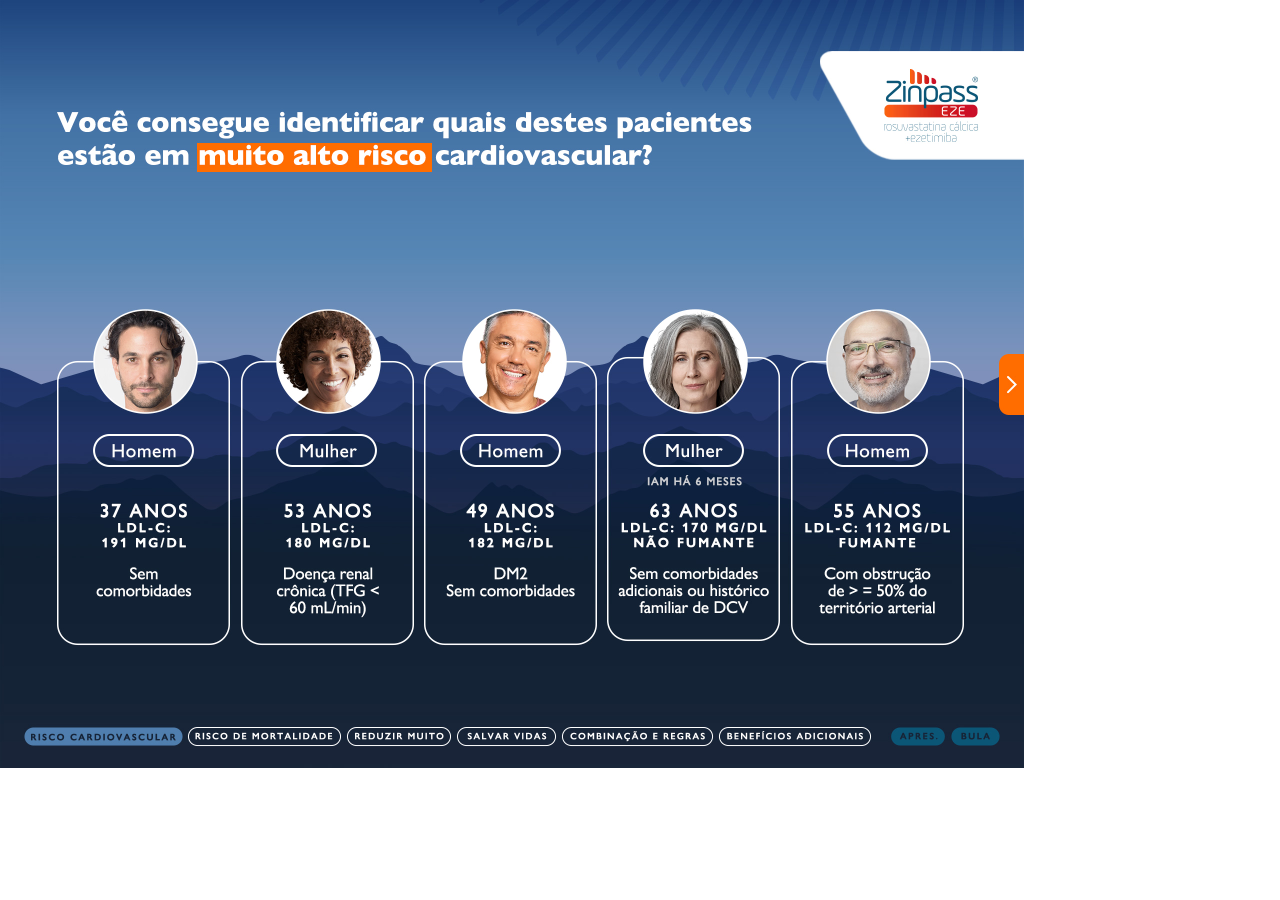
<file: 02/index.html>
<!DOCTYPE html>
<html lang="pt-br">
  <head>
    <meta charset="utf-8" />
    <meta
      id="viewport"
      name="viewport"
      content="width=device-width, height=device-height"
    />
    <meta name="apple-mobile-web-app-capable" content="yes" />
    <meta
      name="apple-mobile-web-app-status-bar-style"
      content="black-translucent"
    />
    <meta name="format-detection" content="telephone=no" />
    <title>02</title>
    <link rel="stylesheet" href="css/css.css" />
  </head>
  <body>
    <section id="fundo">
      <img id="img2" class="hide" src="images/fundo2.jpg" alt="fundo2" />
      <img id="img3" class="hide" src="images/fundo3.jpg" alt="fundo3" />
      <img id="img4" class="hide" src="images/fundo4.jpg" alt="fundo4" />

      <button id="goToPage2"></button>
      <button id="goToPage3"></button>
      <button id="goToPage4"></button>

      <div id="menu_footer">
        <a href="JavaScript:void(0)" onclick="gotoRisco()"></a>
        <a href="JavaScript:void(0)" onclick="gotoMortalidade()"></a>
        <a href="JavaScript:void(0)" onclick="gotoReduzir()"></a>
        <a href="JavaScript:void(0)" onclick="gotoTratamentos()"></a>
        <a href="JavaScript:void(0)" onclick="gotoRegras()"></a>
        <a href="JavaScript:void(0)" onclick="gotoBeneficios()"></a>
        <a href="JavaScript:void(0)" onclick="gotoApresentacao()"></a>
        <a href="JavaScript:void(0)" onclick="gotoBula()"></a>
      </div>
    </section>
    <script type="text/javascript">

      function gotoRisco() {
      com.veeva.clm.gotoSlide("BR_ZINPASS_EZE_VA_2022_02_PT.zip","");
    }

      function gotoMortalidade() {
      com.veeva.clm.gotoSlide("BR_ZINPASS_EZE_VA_2022_03_PT.zip","");
    }

     function gotoReduzir() {
      com.veeva.clm.gotoSlide("BR_ZINPASS_EZE_VA_2022_04_PT.zip","");
    }

    function gotoTratamentos() {
      com.veeva.clm.gotoSlide("BR_ZINPASS_EZE_VA_2022_05_PT.zip","");
    }

    function gotoRegras() {
      com.veeva.clm.gotoSlide("BR_ZINPASS_EZE_VA_2022_06_PT.zip","");
    }

    function gotoBeneficios() {
      com.veeva.clm.gotoSlide("BR_ZINPASS_EZE_VA_2022_07_PT.zip","");
    }

    function gotoApresentacao() {
      com.veeva.clm.gotoSlide("BR_ZINPASS_EZE_VA_2022_08_PT.zip","");
    }

    function gotoBula() {
      com.veeva.clm.gotoSlide("BR_ZINPASS_EZE_VA_2022_09_PT.zip","");
    }
    </script>
    <script type="text/javascript" src="js/jquery-3.3.1.min.js"></script>
    <script type="text/javascript" src="js/veeva-library.js"></script>
    <script type="text/javascript" src="js/js.js"></script>
  </body>
</html>
</file>
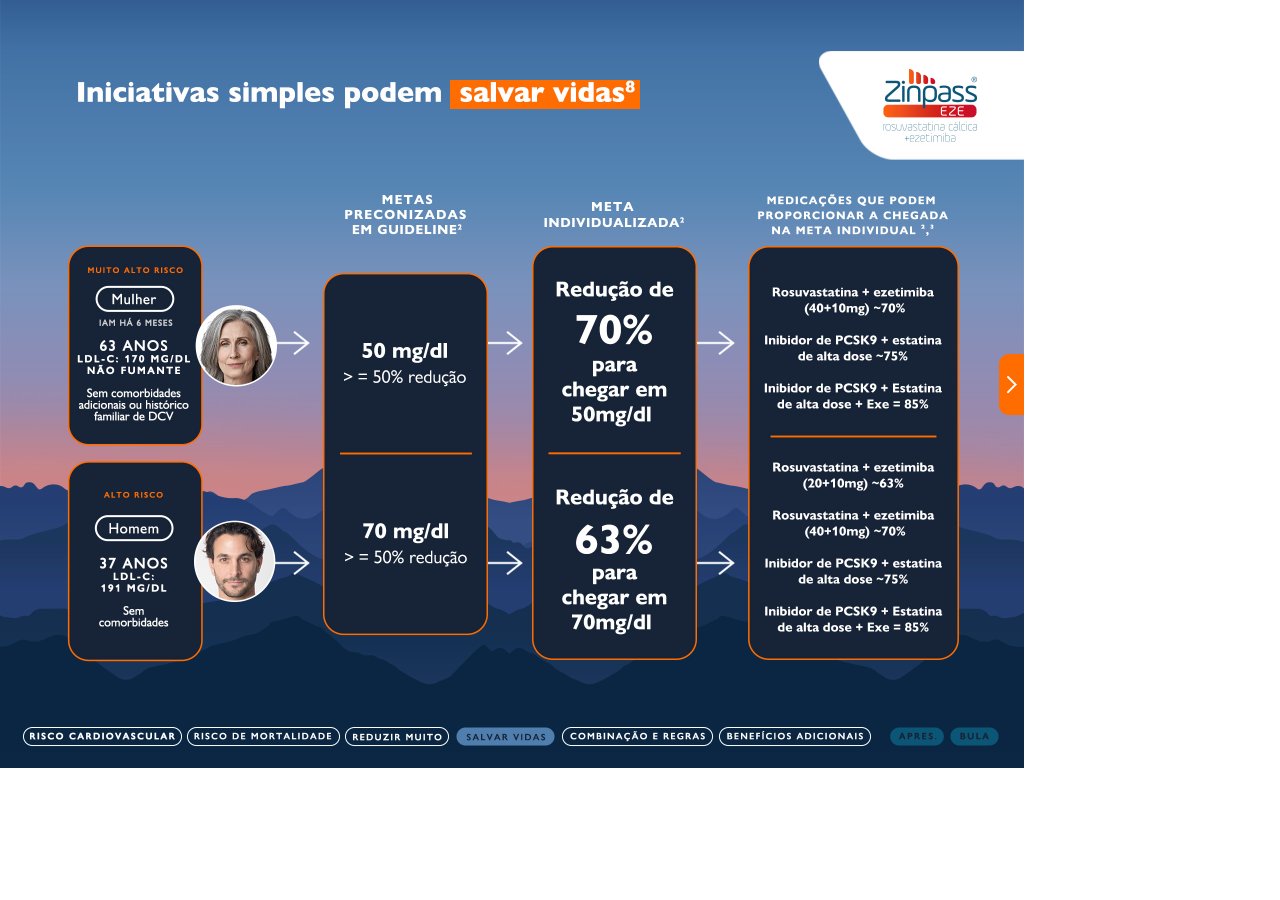
<file: 05/index.html>
<!DOCTYPE html>
<html lang="pt-br">
  <head>
    <meta charset="utf-8" />
    <meta
      id="viewport"
      name="viewport"
      content="width=device-width, height=device-height"
    />
    <meta name="apple-mobile-web-app-capable" content="yes" />
    <meta
      name="apple-mobile-web-app-status-bar-style"
      content="black-translucent"
    />
    <meta name="format-detection" content="telephone=no" />
    <title>05</title>
    <link rel="stylesheet" href="css/css.css" />
  </head>
  <body>
    <section id="fundo">
      <img class="hide" src="images/fundo2.jpg" />
      <button id="next"></button>
      <button id="previous"></button>
      <div id="menu_footer">
        <a href="JavaScript:void(0)" onclick="gotoRisco()"></a>
        <a href="JavaScript:void(0)" onclick="gotoMortalidade()"></a>
        <a href="JavaScript:void(0)" onclick="gotoReduzir()"></a>
        <a href="JavaScript:void(0)" onclick="gotoTratamentos()"></a>
        <a href="JavaScript:void(0)" onclick="gotoRegras()"></a>
        <a href="JavaScript:void(0)" onclick="gotoBeneficios()"></a>
        <a href="JavaScript:void(0)" onclick="gotoApresentacao()"></a>
        <a href="JavaScript:void(0)" onclick="gotoBula()"></a>
      </div>
    </section>
    <script type="text/javascript">

      function gotoRisco() {
      com.veeva.clm.gotoSlide("BR_ZINPASS_EZE_VA_2022_02_PT.zip","");
    }

      function gotoMortalidade() {
      com.veeva.clm.gotoSlide("BR_ZINPASS_EZE_VA_2022_03_PT.zip","");
    }

     function gotoReduzir() {
      com.veeva.clm.gotoSlide("BR_ZINPASS_EZE_VA_2022_04_PT.zip","");
    }

    function gotoTratamentos() {
      com.veeva.clm.gotoSlide("BR_ZINPASS_EZE_VA_2022_05_PT.zip","");
    }

    function gotoRegras() {
      com.veeva.clm.gotoSlide("BR_ZINPASS_EZE_VA_2022_06_PT.zip","");
    }

    function gotoBeneficios() {
      com.veeva.clm.gotoSlide("BR_ZINPASS_EZE_VA_2022_07_PT.zip","");
    }

    function gotoApresentacao() {
      com.veeva.clm.gotoSlide("BR_ZINPASS_EZE_VA_2022_08_PT.zip","");
    }

    function gotoBula() {
      com.veeva.clm.gotoSlide("BR_ZINPASS_EZE_VA_2022_09_PT.zip","");
    }
    </script>
    <canvas id="canvas" width="1024" height="768"></canvas>
    <script type="text/javascript" src="js/jquery-3.3.1.min.js"></script>
    <script type="text/javascript" src="js/veeva-library.js"></script>
    <script type="text/javascript" src="js/iscroll.js"></script>

    <script type="text/javascript" src="js/js.js"></script>
  </body>
</html>
</file>
<file: 02/css/css.css>
/* Reset */
html,
body,
div,
span,
applet,
object,
iframe,
h1,
h2,
h3,
h4,
h5,
h6,
p,
blockquote,
pre,
a,
abbr,
acronym,
address,
big,
cite,
code,
del,
dfn,
em,
img,
ins,
kbd,
q,
s,
samp,
small,
strike,
strong,
sub,
sup,
tt,
var,
b,
u,
i,
center,
dl,
dt,
dd,
ol,
ul,
li,
fieldset,
form,
label,
legend,
table,
caption,
tbody,
tfoot,
thead,
tr,
th,
td,
article,
aside,
canvas,
details,
embed,
figure,
figcaption,
footer,
header,
hgroup,
menu,
nav,
output,
ruby,
section,
summary,
time,
mark,
audio,
video {
  margin: 0;
  padding: 0;
  border: 0;
  font-size: 100%;
  vertical-align: baseline;
}
.hide {
  display: none;
}
ul {
  list-style-type: none;
}
button {
  background: none;
  border: none;
}
button:focus {
  outline: none;
}
.menu_ref {
  width: 100px;
  height: 54px;
  position: absolute;
  top: 20px;
  left: 924px;
  z-index: 9;
}

/* a,button{border: solid 1px;} */
#fundo {
  background: url(../images/fundo.jpg) no-repeat;
  width: 1024px;
  height: 768px;
  position: absolute;
  background-size: cover;
}

#bt_back_home {
  position: absolute;
  left: 20px;
  bottom: 15px;
  width: 80px;
  height: 80px;
}

img {
  position: absolute;
  width: 1024px;
  height: 768px;
}

#goToPage2 {
  position: absolute;
  top: 304px;
  left: 58px;
  width: 900px;
  height: 340px;
}

#goToPage3 {
  position: absolute;
  top: 353px;
  right: 0;
  width: 44px;
  height: 64px;
}

#goToPage4 {
  position: absolute;
  top: 353px;
  left: 0;
  width: 44px;
  height: 64px;
}

#menu_footer {
  position: absolute;
  bottom: 0;
  width: 1000px;
  height: 60px;
  display: flex;
  flex-direction: row;
  margin-left: 20px;
}

#menu_footer a {
  display: flex;
  width: 130px;
  height: 44px;
}

#menu_footer a:nth-child(1) {
  width: 180px;
}
#menu_footer a:nth-child(2) {
  width: 170px;
}
#menu_footer a:nth-child(3) {
  width: 120px;
}
#menu_footer a:nth-child(4) {
  width: 120px;
}
#menu_footer a:nth-child(5) {
  width: 180px;
}
#menu_footer a:nth-child(6) {
  width: 180px;
}
#menu_footer a:nth-child(7) {
  width: 80px;
}
#menu_footer a:nth-child(8) {
  width: 80px;
}
</file>
<file: 05/css/css.css>
/* Reset */
html,
body,
div,
span,
applet,
object,
iframe,
h1,
h2,
h3,
h4,
h5,
h6,
p,
blockquote,
pre,
a,
abbr,
acronym,
address,
big,
cite,
code,
del,
dfn,
em,
img,
ins,
kbd,
q,
s,
samp,
small,
strike,
strong,
sub,
sup,
tt,
var,
b,
u,
i,
center,
dl,
dt,
dd,
ol,
ul,
li,
fieldset,
form,
label,
legend,
table,
caption,
tbody,
tfoot,
thead,
tr,
th,
td,
article,
aside,
canvas,
details,
embed,
figure,
figcaption,
footer,
header,
hgroup,
menu,
nav,
output,
ruby,
section,
summary,
time,
mark,
audio,
video {
  margin: 0;
  padding: 0;
  border: 0;
  font-size: 100%;
  vertical-align: baseline;
}
.hide {
  display: none;
}
ul {
  list-style-type: none;
}
button {
  background: none;
  border: none;
}
button:focus {
  outline: none;
}

/* a,button{border: solid 1px;}  */

ul {
  list-style-type: none;
}

#canvas {
  display: none;
  position: absolute;
  top: 0;
  left: 0;
  width: 1024px;
  height: 768px;
  z-index: 10;
}

#fundo {
  background: url(../images/fundo.jpg) no-repeat;
  width: 1024px;
  height: 768px;
  position: absolute;
  background-size: cover;
  background-size: cover;
}

#next {
  position: absolute;
  right: 0;
  top: 345px;
  width: 80px;
  height: 80px;
}
#previous {
  position: absolute;
  left: 0;
  top: 345px;
  width: 80px;
  height: 80px;
}

img {
  width: 1024px;
  height: 768px;
}

#menu_footer {
  position: absolute;
  bottom: 0;
  width: 1000px;
  height: 60px;
  display: flex;
  flex-direction: row;
  margin-left: 20px;
}

#menu_footer a {
  display: flex;
  width: 130px;
  height: 44px;
}

#menu_footer a:nth-child(1) {
  width: 180px;
}
#menu_footer a:nth-child(2) {
  width: 170px;
}
#menu_footer a:nth-child(3) {
  width: 120px;
}
#menu_footer a:nth-child(4) {
  width: 120px;
}
#menu_footer a:nth-child(5) {
  width: 180px;
}
#menu_footer a:nth-child(6) {
  width: 180px;
}
#menu_footer a:nth-child(7) {
  width: 80px;
}
#menu_footer a:nth-child(8) {
  width: 80px;
}
</file>
